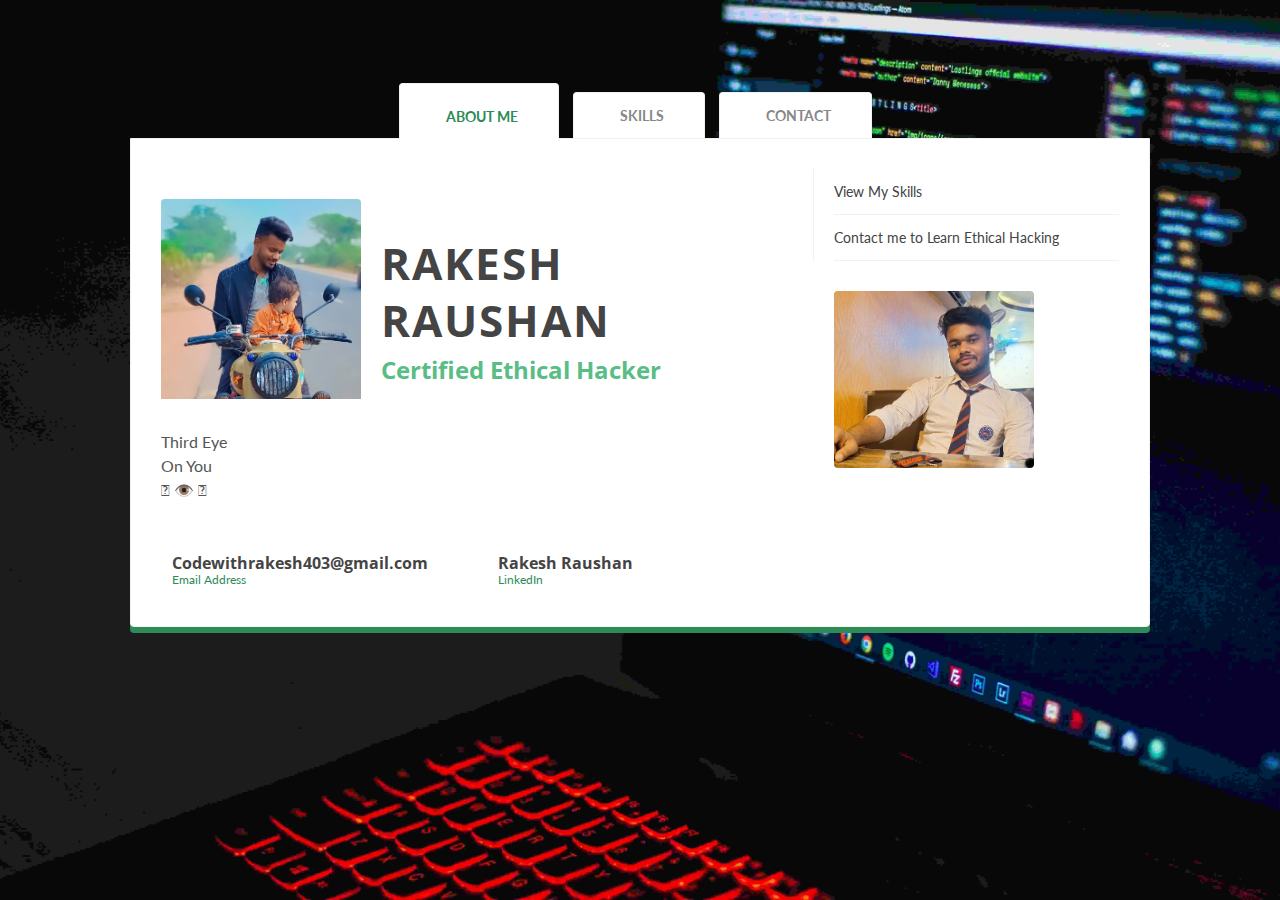
<file: Portfolio/index.html>
<!DOCTYPE html>
<html class="no-js">

<head>
  <title> Ethical Hacker </title>

  <!-- All Meta Tags -->
  <meta charset="utf-8">
  <meta http-equiv="X-UA-Compatible" content="IE=edge,chrome=1">
  <meta name="description" content="">
  <meta name="viewport" content="width=device-width">

  <!-- All Link tags -->
  <link rel='shortcut icon' type='image/x-icon' href='favicon.ico' />
  <link rel="apple-touch-icon-precomposed" href="apple-touch-icon-precomposed.png">
  <link rel="apple-touch-icon-precomposed" href="apple-touch-icon-72x72-precomposed.png">
  <link rel="apple-touch-icon-precomposed" href="apple-touch-icon-114x114-precomposed.png">
  <link rel="apple-touch-icon-precomposed" href="apple-touch-icon-144x144-precomposed.png">
  <link href='https://fonts.googleapis.com/css?family=Sofia' rel='stylesheet'>
  <link href='https://fonts.googleapis.com/css?family=Amaranth' rel='stylesheet'>
  <link rel="stylesheet" href="css/normalize.min.css">
  <link rel="stylesheet" href="css/main.css">

  <!-- All script tags -->
  <script>document.write('<script src="js/vendor/jquery-1.10.1.min.js"><\/script>')</script>
  <script src="js/vendor/jquery.hashchange.min.js"></script>
  <script src="js/vendor/jquery.easytabs.min.js"></script>
  <script src="js/main.js"></script>

</head>

<!-- Start of Body Tag -->

<body class="bg-fixed bg-1">
  <div class="main-container">
    <div class="main wrapper clearfix">

      <!-- Header Start -->
      <header id="header">
        <div id="logo">
          <h6>
            Ethical Hacker
          </h6>
          <h4>
            Rakesh Raushan
          </h4>
        </div>
      </header>

      <!-- Text "hello world" -->
      <header id="header">
        <div id="helloworld">
          <h1>
           Ethical Hacker
          </h1>
        </div>
      </header>

      <!-- Main Tab Container -->
      <div id="tab-container" class="tab-container">

        <!-- Tab List -->
        <ul class='etabs'>

          <li class='tab' id="tab-about">
            <a href="#about">
              <i class="icon-user"></i>
              <span>
                About Me
              </span>
            </a>
          </li>

          <li class='tab'>
            <a href="#resume">
              <i class="icon-file-text"></i>
              <span>
                Skills
              </span>
            </a>
          </li>
          <li class='tab'>
            <a href="#contact">
              <i class="icon-envelope"></i>
              <span>
                Contact
              </span>
            </a>
          </li>

        </ul>
        <div id="tab-data-wrap">

          <!-- About Tab Data -->
          <div id="about">
            <section class="clearfix">
              <div class="g2">
                <div class="photo">
                  <img src="./images/1.jpg" alt="Your alt text">
                </div>
                <div class="info">
                  <h2>
                    <p></p>
                    Rakesh Raushan
                  </h2>
                  <h4>
                    Certified Ethical Hacker
                  </h4>
                  <p>
                    Third Eye <br>
                     On You <br> 
                    𓆩 👁️ 𓆪
                  </p>
                  </p>
                </div>
              </div>

              <div class="g1">
                <div class="main-links sidebar">
                  <ul>
                    <li>
                      <a href="#resume">
                        View My Skills
                      </a>
                    </li>
                    <li>
                      <a href="#contact">
                        Contact me to Learn Ethical Hacking
                      </a>
                    </li>
                      <div class="photo">
                  <img src="./images/2.jpg" alt="Your alt text">
                </div>
                  </ul>
                </div>
              </div>
              <div class="break">
              </div>
              <div class="contact-info">
                <div class="g1">
                  <div class="item-box clearfix">
                    <i class="icon-envelope"></i>
                    <div class="item-data">
                      <h3>
                        <a href="mailto:write@your_mail.here">
                          Codewithrakesh403@gmail.com
                        </a>
                      </h3>
                      <p>
                        Email Address
                      </p>
                    </div>
                  </div>
                </div>
                <div class="g1">
                  <div class="item-box clearfix">
                    <i class="icon-linkedIn"></i>
                    <div class="item-data">
                      <h3>
                        <a href="https://www.linkedin.com/in/rakesh-raushan-1948aa239/">
                          Rakesh Raushan
                        </a>
                      </h3>
                      <p>
                        LinkedIn
                      </p>
                    </div>
                  </div>
                </div>
              </div>
            </section>
          </div>
          <div id="resume">
            <section class="clearfix">
              <div class="g2">
                <h3>
                  Programming
                </h3>
                <div class="meter emerald">
                  <span style="width: 95%">
                    <span>
                      Python
                    </span>
                  </span>
                </div>
                <div class="meter emerald">
                  <span style="width: 80%">
                    <span>
                      Java
                    </span>
                  </span>
                </div>
                <div class="break"></div>
              </div>
              <div class="g1">
                <h3>
                  Skills
                </h3>
                <div class="meter emerald">
                  <span style="width: 70%">
                    <span>
                      Pentesting
                    </span>
                  </span>
                </div>
                <div class="meter emerald">
                  <span style="width: 85%">
                    <span>
                      Bug Bounting
                    </span>
                  </span>
                </div>
              </div>

              <div class="g2">
                <h3>
                  Hobbies
                </h3>
                <span class="label label-info">To Hack Your System</span>
              </div>
            </section>
          </div>
          <div id="contact">
            <section class="clearfix">
              <div class="g1">
                <div class="sny-icon-box">
                  <div class="sny-icon">
                    <i class="icon-globe"></i>
                  </div>
                  <div class="sny-icon-content">
                    <h4>
                      Address
                    </h4>
                    <p>
                      💀 <br>
                      Durgapur <br>
                      Kolkata <br>
                      West Bengal <br>
                      India <br>
                      :)
                    </p>
                  </div>
                </div>
              </div>
              <div class="g1">
                <div class="sny-icon-box">
                  <div class="sny-icon">
                    <i class="icon-phone"></i>
                  </div>
                  <div class="sny-icon-content">
                    <h4>
                      E-mail
                    </h4>
                    <p>
                      :) <br>
                      Codewithrakesh403@gmail.com <br>
                      :)
                    </p>
                  </div>
                </div>
              </div>
              <div class="g1">
                <div class="sny-icon-box">
                  <div class="sny-icon">
                    <i class="icon-user"></i>
                  </div>
                  <div class="sny-icon-content">
                    <h4>
                      About Me
                    </h4>
                    <p>
                      Adhering to ethical principles, I strive to stay ahead of emerging threats, ensuring a resilient and protected digital ecosystem.
                    </p>
                  </div>
                </div>
              </div>
              <div class="break"></div>
            </section>
          </div>
        </div>
      </div>
</body>

</html>
</file>
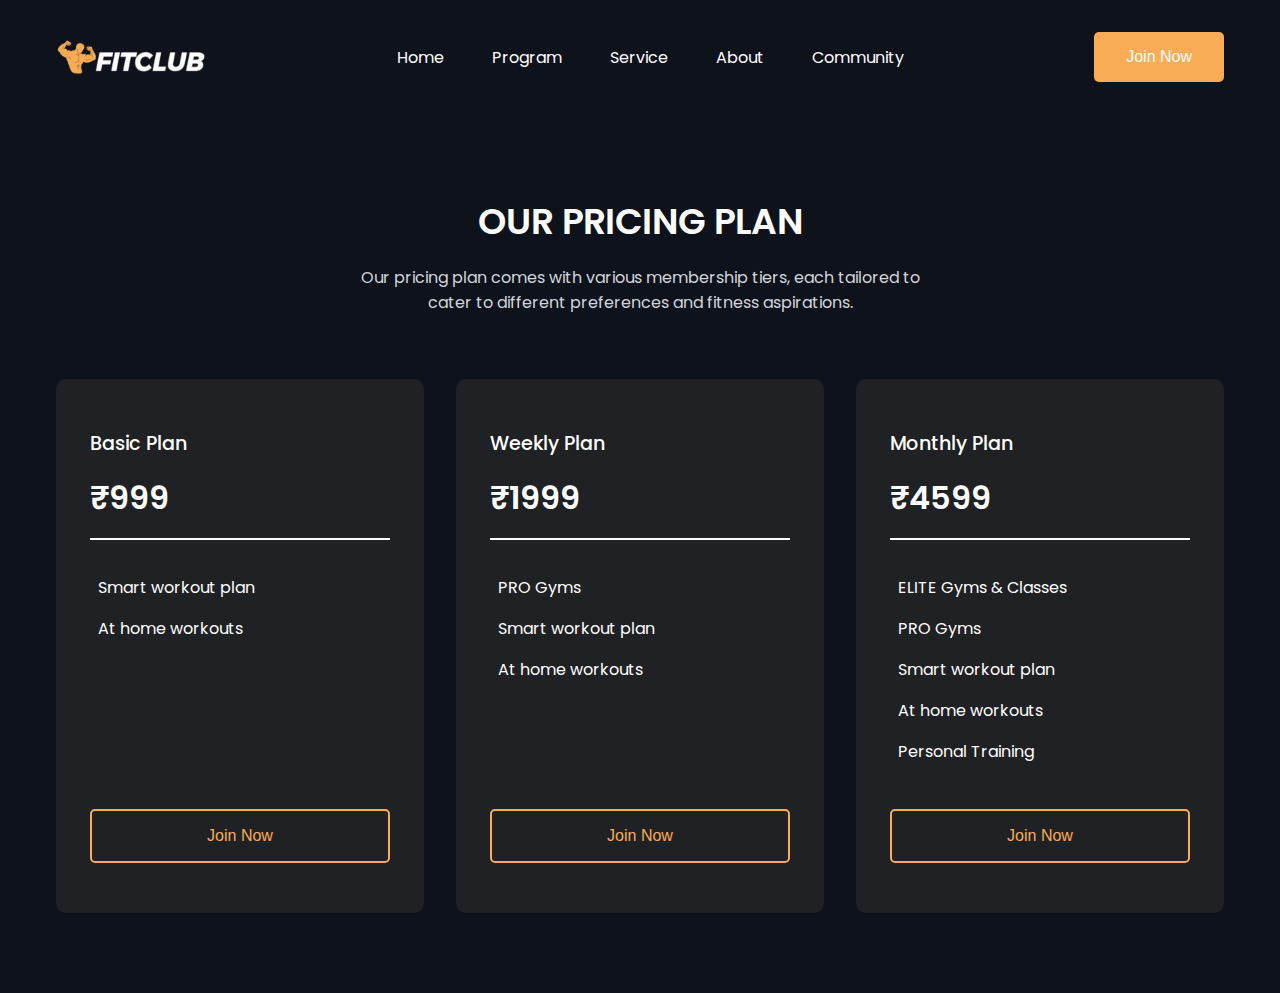
<file: Landing Page/join.html>
<!DOCTYPE html>
<html lang="en">

<head>
    <meta charset="UTF-8">
    <meta name="viewport" content="width=device-width, initial-scale=1.0">
    <title>Document</title>
    <link rel="stylesheet" href="styles.css">
</head>
<nav>
    <div class="nav__logo">
      <a href="#index.html"><img src="logo.png" alt="logo" /></a>
    </div>
    <ul class="nav__links">
      <li class="link"><a href="index.html">Home</a></li>
      <li class="link"><a href="prgm.html">Program</a></li>
      <li class="link"><a href="service.html">Service</a></li>
      <li class="link"><a href="index.html">About</a></li>
      <li class="link"><a href="prgm.html">Community</a></li>
    </ul>
    <button class="btn" onclick="document.location='join.html'">Join Now</button>
  </nav>
<body>
    <section class="section__container price__container">
        <h2 class="section__header">OUR PRICING PLAN</h2>
        <p class="section__subheader">
            Our pricing plan comes with various membership tiers, each tailored to
            cater to different preferences and fitness aspirations.
        </p>
        <div class="price__grid">
            <div class="price__card">
                <div class="price__card__content">
                    <h4>Basic Plan</h4>
                    <h3>₹999</h3>
                    <p>
                        <i class="ri-checkbox-circle-line"></i>
                        Smart workout plan
                    </p>
                    <p>
                        <i class="ri-checkbox-circle-line"></i>
                        At home workouts
                    </p>
                </div>
                <button class="btn price__btn">Join Now</button>
            </div>
            <div class="price__card">
                <div class="price__card__content">
                    <h4>Weekly Plan</h4>
                    <h3>₹1999</h3>
                    <p>
                        <i class="ri-checkbox-circle-line"></i>
                        PRO Gyms
                    </p>
                    <p>
                        <i class="ri-checkbox-circle-line"></i>
                        Smart workout plan
                    </p>
                    <p>
                        <i class="ri-checkbox-circle-line"></i>
                        At home workouts
                    </p>
                </div>
                <button class="btn price__btn">Join Now</button>
            </div>
            <div class="price__card">
                <div class="price__card__content">
                    <h4>Monthly Plan</h4>
                    <h3>₹4599</h3>
                    <p>
                        <i class="ri-checkbox-circle-line"></i>
                        ELITE Gyms & Classes
                    </p>
                    <p>
                        <i class="ri-checkbox-circle-line"></i>
                        PRO Gyms
                    </p>
                    <p>
                        <i class="ri-checkbox-circle-line"></i>
                        Smart workout plan
                    </p>
                    <p>
                        <i class="ri-checkbox-circle-line"></i>
                        At home workouts
                    </p>
                    <p>
                        <i class="ri-checkbox-circle-line"></i>
                        Personal Training
                    </p>
                </div>
                <button class="btn price__btn">Join Now</button>
            </div>
        </div>
    </section>
</body>

</html>
</file>
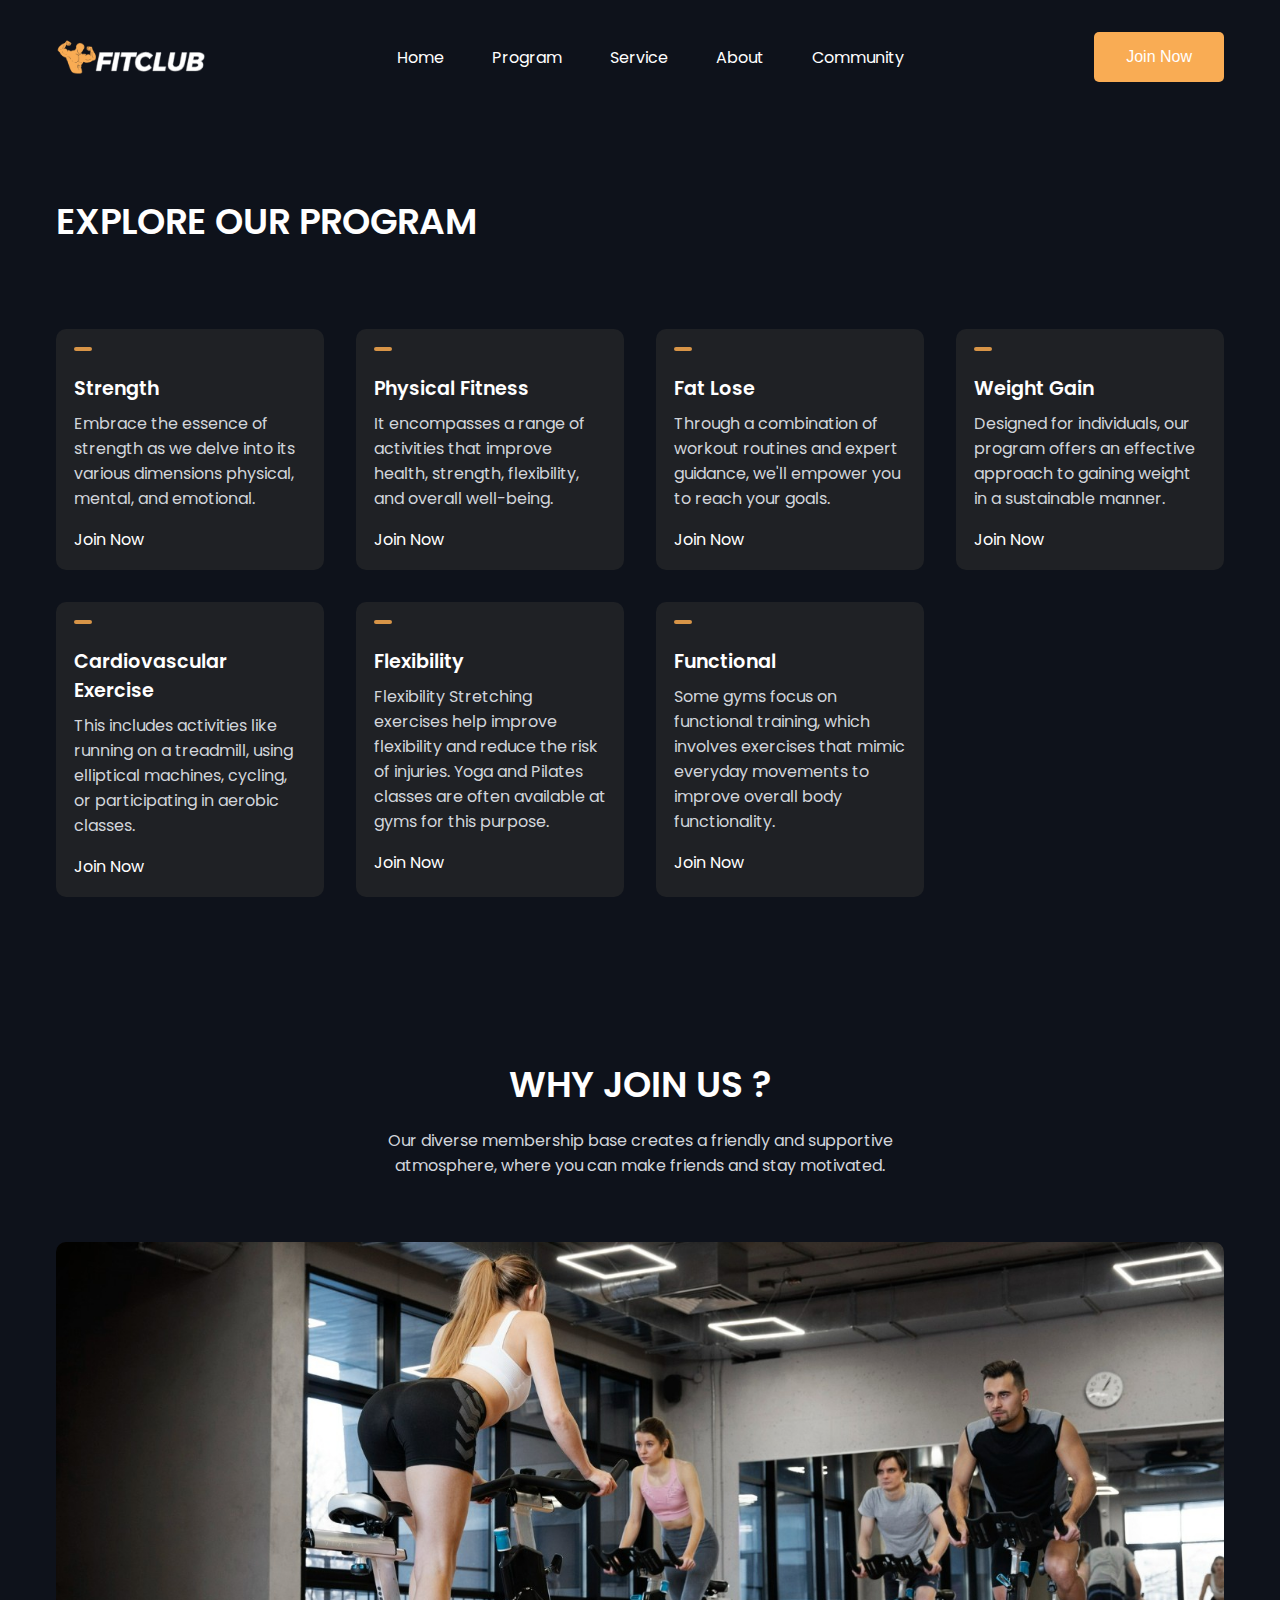
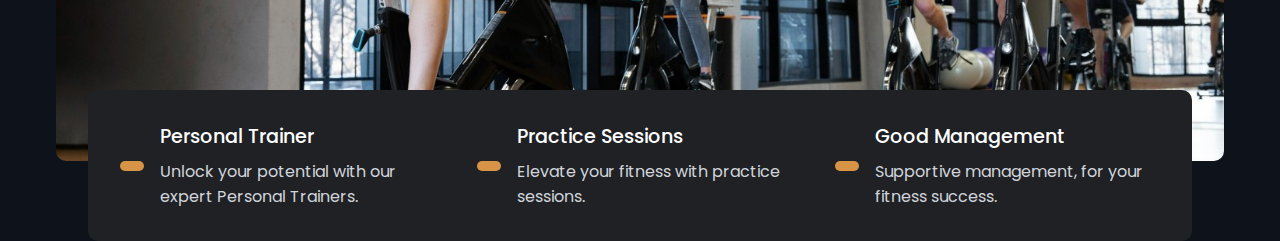
<file: Landing Page/prgm.html>
<!DOCTYPE html>
<html lang="en">

<head>
    <meta charset="UTF-8">
    <meta name="viewport" content="width=device-width, initial-scale=1.0">
    <title>Document</title>
    <link rel="stylesheet" href="styles.css">
</head>

<body>
    <nav>
        <div class="nav__logo">
            <a href="#index.html"><img src="logo.png" alt="logo" /></a>
        </div>
        <ul class="nav__links">
            <li class="link"><a href="index.html">Home</a></li>
            <li class="link"><a href="prgm.html">Program</a></li>
            <li class="link"><a href="service.html">Service</a></li>
            <li class="link"><a href="index.html">About</a></li>
            <li class="link"><a href="prgm.html">Community</a></li>
        </ul>
        <button class="btn" onclick="document.location='join.html'">Join Now</button>
    </nav>
    <!--- explore page -->
    <section class="section__container explore__container">
        <div class="explore__header">
            <h2 class="section__header">EXPLORE OUR PROGRAM</h2>
            
        </div>
        <div class="explore__grid">
            <div class="explore__card">
                <span><i class="ri-boxing-fill"></i></span>
                <h4>Strength</h4>
                <p>
                    Embrace the essence of strength as we delve into its various
                    dimensions physical, mental, and emotional.
                </p>
                <a href="join.html">Join Now <i class="ri-arrow-right-line"></i></a>
            </div>
            <div class="explore__card">
                <span><i class="ri-heart-pulse-fill"></i></span>
                <h4>Physical Fitness</h4>
                <p>
                    It encompasses a range of activities that improve health, strength,
                    flexibility, and overall well-being.
                </p>
                <a href="join.html">Join Now <i class="ri-arrow-right-line"></i></a>
            </div>
            <div class="explore__card">
                <span><i class="ri-run-line"></i></span>
                <h4>Fat Lose</h4>
                <p>
                    Through a combination of workout routines and expert guidance, we'll
                    empower you to reach your goals.
                </p>
                <a href="join.html">Join Now <i class="ri-arrow-right-line"></i></a>
            </div>
            <div class="explore__card">
                <span><i class="ri-shopping-basket-fill"></i></span>
                <h4>Weight Gain</h4>
                <p>
                    Designed for individuals, our program offers an effective approach
                    to gaining weight in a sustainable manner.
                </p>
                <a href="join.html">Join Now <i class="ri-arrow-right-line"></i></a>
            </div>
            <div class="explore__card">
                <span><i class="ri-heart-pulse-fill"></i></span>
                <h4>Cardiovascular Exercise</h4>
                <p>
                    This includes activities like running on a treadmill, using elliptical
                    machines, cycling, or participating in aerobic classes.
                </p>
                <a href="join.html">Join Now <i class="ri-arrow-right-line"></i></a>
            </div>
            <div class="explore__card">
                <span><i class="ri-heart-pulse-fill"></i></span>
                <h4> Flexibility </h4>
                <p>
                    Flexibility Stretching exercises help improve flexibility and reduce the risk of injuries.
                    Yoga and Pilates classes are often available at gyms for this purpose.
                </p>
                <a href="join.html">Join Now <i class="ri-arrow-right-line"></i></a>
            </div>
            <div class="explore__card">
                <span><i class="ri-heart-pulse-fill"></i></span>
                <h4>Functional</h4>
                <p>
                   Some gyms focus on functional training, which involves exercises that mimic
                    everyday movements to improve overall body functionality.
                </p>
                <a href="join.html">Join Now <i class="ri-arrow-right-line"></i></a>
            </div>
        </div>
    </section>
    <!---- end page -->

    <!---- 2nd pahse-->
    <section class="section__container join__container">
        <h2 class="section__header">WHY JOIN US ?</h2>
        <p class="section__subheader">
            Our diverse membership base creates a friendly and supportive
            atmosphere, where you can make friends and stay motivated.
        </p>
        <div class="join__image">
            <img src="join.jpg" alt="Join" />
            <div class="join__grid">
                <div class="join__card">
                    <span><i class="ri-user-star-fill"></i></span>
                    <div class="join__card__content">
                        <h4>Personal Trainer</h4>
                        <p>Unlock your potential with our expert Personal Trainers.</p>
                    </div>
                </div>
                <div class="join__card">
                    <span><i class="ri-vidicon-fill"></i></span>
                    <div class="join__card__content">
                        <h4>Practice Sessions</h4>
                        <p>Elevate your fitness with practice sessions.</p>
                    </div>
                </div>
                <div class="join__card">
                    <span><i class="ri-building-line"></i></span>
                    <div class="join__card__content">
                        <h4>Good Management</h4>
                        <p>Supportive management, for your fitness success.</p>
                    </div>
                </div>
            </div>
        </div>
    </section>
    <!--- 2nd page end-->
</body>

</html>
</file>
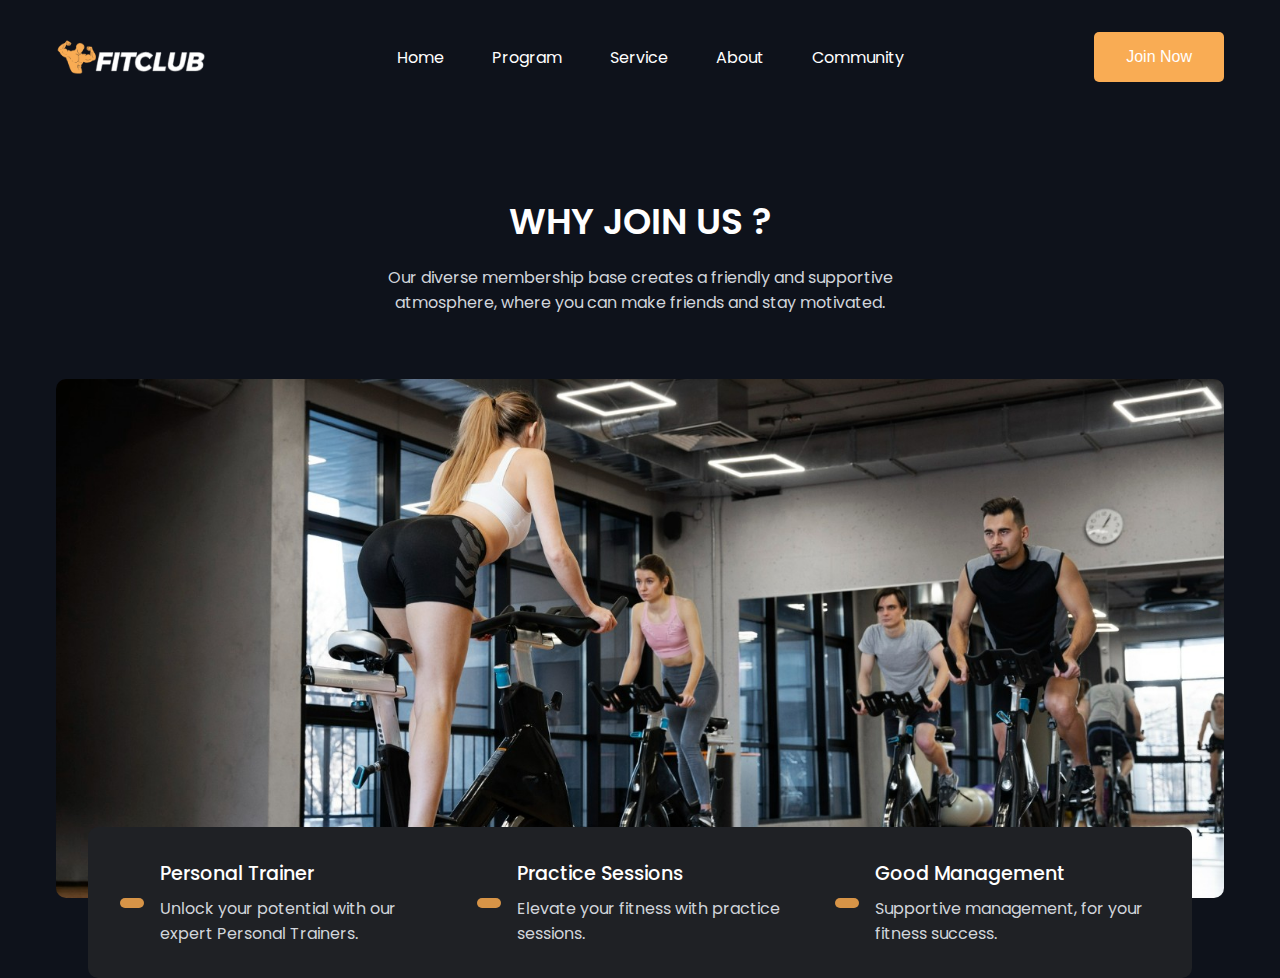
<file: Landing Page/service.html>
<!DOCTYPE html>
<html lang="en">

<head>
    <meta charset="UTF-8">
    <meta name="viewport" content="width=device-width, initial-scale=1.0">
    <title>Document</title>
    <link rel="stylesheet" href="styles.css">
</head>

<body>
    <nav>
        <div class="nav__logo">
          <a href="#index.html"><img src="logo.png" alt="logo" /></a>
        </div>
        <ul class="nav__links">
          <li class="link"><a href="index.html">Home</a></li>
          <li class="link"><a href="prgm.html">Program</a></li>
          <li class="link"><a href="service.html">Service</a></li>
          <li class="link"><a href="index.html">About</a></li>
          <li class="link"><a href="prgm.html">Community</a></li>
        </ul>
        <button class="btn" onclick="document.location='join.html'">Join Now</button>
      </nav>
    <section class="section__container join__container">
        <h2 class="section__header">WHY JOIN US ?</h2>
        <p class="section__subheader">
            Our diverse membership base creates a friendly and supportive
            atmosphere, where you can make friends and stay motivated.
        </p>
        <div class="join__image">
            <img src="join.jpg" alt="Join" />
            <div class="join__grid">
                <div class="join__card">
                    <span><i class="ri-user-star-fill"></i></span>
                    <div class="join__card__content">
                        <h4>Personal Trainer</h4>
                        <p>Unlock your potential with our expert Personal Trainers.</p>
                    </div>
                </div>
                <div class="join__card">
                    <span><i class="ri-vidicon-fill"></i></span>
                    <div class="join__card__content">
                        <h4>Practice Sessions</h4>
                        <p>Elevate your fitness with practice sessions.</p>
                    </div>
                </div>
                <div class="join__card">
                    <span><i class="ri-building-line"></i></span>
                    <div class="join__card__content">
                        <h4>Good Management</h4>
                        <p>Supportive management, for your fitness success.</p>
                    </div>
                </div>
            </div>
        </div>
    </section>
    <!--- 2nd page end-->
</body>

</html>
</file>
<file: Portfolio/css/main.css>
@import url(http://fonts.googleapis.com/css?family=Open+Sans:400,700);
@import url(http://fonts.googleapis.com/css?family=Lato:400,700);

*, *:before, *:after {
  -moz-box-sizing: border-box;
  -webkit-box-sizing: border-box;
  box-sizing: border-box;
  margin: 0;
  padding: 0;
}

/* HTML5 DECLARATIONS */
article, aside, details, figcaption, figure, footer, header, hgroup, menu, nav, section, dialog {
  display: block
}

audio[controls], canvas, video {
  display: inline-block;
  *display: inline;
  zoom: 1
}

/* BASE */
html {
  height: 100%;
  font-size: 100%;
  overflow-y: scroll;
  -webkit-text-size-adjust: 100%
}

/* Force scrollbar in non-IE and Remove iOS text size adjust without disabling user zoom */
body {
  margin: 0;
  min-height: 100%;
  -webkit-font-smoothing: antialiased;
  text-rendering: optimizeLegibility;
  color: #666
}

/* Improve default text rendering, handling of kerning pairs and ligatures */
/* DEFAULT FONT SETTINGS */
/* 16px base font size with 150% (24px) friendly, unitless line height and margin for vertical rhythm */
/* Font-size percentage is based on 16px browser default size */
body, button, input, select, textarea {
  font: 100% 'Lato', sans-serif;
  *font-size: 1em;
  color: #555
}

/* IE7 and older can't resize px based text */
p, blockquote, q, pre, address, hr, code, samp, dl, ol, ul, form, table, fieldset, menu, img {
  margin: 0 0 1.5em;
  padding: 0
}

/* TYPOGRAPHY */
/* Composed to a scale of 12px, 14px, 16px, 18px, 21px, 24px, 36px, 48px, 60px and 72px */
h1, h2, h3, h4, h5, h6 {
  font-family: 'Open Sans', sans-serif;
  color: #444;
}

h1 {
  margin: 0;
  font-size: 4.75em;
  line-height: 1.2em;
  margin-bottom: 0.4em
}

/* 60px / 72px */
h2 {
  margin: 0;
  font-size: 2.75em;
  line-height: 1.3em;
  margin-bottom: 0.5em
}

/* 48px / 48px */
h3 {
  margin: 0;
  font-size: 2.25em;
  line-height: 1.3333333333333333333333333333333em;
  margin-bottom: 0.6667em
}

/* 36px / 48px */
h4 {
  margin: 0;
  font-size: 1.5em;
  line-height: 1em;
  margin-bottom: 1em
}

/* 24px / 24px */
h5 {
  margin: 0;
  font-size: 1.3125em;
  line-height: 1.1428571428571428571428571428571em;
  margin-bottom: 1.1428571428571428571428571428571em
}

/* 21px / 24px */
h6 {
  margin: 0;
  font-size: 2.75em;
  line-height: 1.2em;
  margin-bottom: 0.4em
}

/* 18px / 24px */
h7 {
  margin: 0;
  font-size: 0.5em;
  line-height: 1.3em;
  margin-bottom: 0.5em
}

p, ul, blockquote, pre, th, label {
  margin: 0;
  font-size: 1em;
  line-height: 1.5em;
  margin-bottom: 1.5em
}

/* 16px / 24px */
small, p.small {
  margin: 0;
  font-size: 0.875em;
  line-height: 1.7142857142857142857142857142857em;
  margin-bottom: 1.7142857142857142857142857142857em
}

/* 14px / 24px */
/* CODE */
pre {
  white-space: pre;
  white-space: pre-wrap;
  word-wrap: break-word
}

/* Allow line wrapping of 'pre' */
pre, code, kbd, samp {
  font-size: 1em;
  line-height: 1.5em;
  margin-bottom: 1.5em;
  font-family: Menlo, Consolas, 'DejaVu Sans Mono', Monaco, monospace
}

/* TABLES */
table {
  border-collapse: collapse;
  border-spacing: 0;
  margin-bottom: 1.5em;
  display: flex;
  margin-left: 105px;
}

th {
  text-align: left
}

th {
  padding: 800px;
  border-bottom: 0 solid #333
}

/* FORMS */
form {
  margin: 0
}

fieldset {
  border: 0;
  padding: 0
}

textarea {
  overflow: auto;
  vertical-align: top
}

legend {
  *margin-left: -.75em
}

button, input, select, textarea {
  vertical-align: baseline;
  *vertical-align: middle
}

/* IE7 and older */
button, input {
  line-height: normal;
  *overflow: visible
}

button, input[type="button"], input[type="reset"], input[type="submit"] {
  cursor: pointer;
  -webkit-appearance: button
}

input[type="checkbox"], input[type="radio"] {
  box-sizing: border-box
}

input[type="search"] {
  -webkit-appearance: textfield;
  -moz-box-sizing: content-box;
  -webkit-box-sizing: content-box;
  box-sizing: content-box
}

input[type="search"]::-webkit-search-decoration {
  -webkit-appearance: none
}

button::-moz-focus-inner, input::-moz-focus-inner {
  border: 0;
  padding: 0
}

/* QUOTES */
blockquote, q {
  quotes: none
}

blockquote:before, blockquote:after, q:before, q:after {
  content: '';
  content: none
}

blockquote, q, cite {
  font-style: italic
}

blockquote {
  padding-left: 1.5em;
  border-left: 3px solid #ccc
}

blockquote>p {
  padding: 0
}

/* LISTS */
ul, ol {
  list-style-position: inside;
  padding: 0
}

li ul, li ol {
  margin: 0 1.5em
}

dl dd {
  margin-left: 1.5em
}

dt {
  font-family: Futura, "Century Gothic", AppleGothic, sans-serif
}

/* HYPERLINKS */
a {
  text-decoration: none;
  color: #444;
  -webkit-transition: color 0.1s linear, border 0.1s linear, opacity 0.1s linear, background-color 0.1s linear;
  -moz-transition: color 0.1s linear, border 0.1s linear, opacity 0.1s linear, background-color 0.1s linear;
  -ms-transition: color 0.1s linear, border 0.1s linear, opacity 0.1s linear, background-color 0.1s linear;
  -o-transition: color 0.1s linear, border 0.1s linear, opacity 0.1s linear, background-color 0.1s linear;
  transition: color 0.1s linear, border 0.1s linear, opacity 0.1s linear, background-color 0.1s linear;
}

a:hover, a:focus, a:active {
  text-decoration: none;
  border: none;
  color: #2E8B57;
}

/* MEDIA */
figure {
  margin: 0
}

img, object, embed, video {
  max-width: 100%;
  _width: 100%
}

/* Fluid images */
img {
  border: 0;
  -ms-interpolation-mode: bicubic
}

/* Improve IE's resizing of images */
svg:not(:root) {
  overflow: hidden
}

/* Correct IE9 overflow */
/* ABBREVIATION */
abbr[title], dfn[title] {
  border-bottom: 1px dotted #333;
  cursor: help
}

/* MARKED/INSERTED/DELETED AND SELECTED TEXT */
ins, mark {
  text-decoration: none
}

mark {
  background: #c47529
}

ins {
  background: #d49855
}

del {
  text-decoration: line-through
}

::-moz-selection {
  background: #2E8B57;
  color: #fff;
  text-shadow: none
}

/* selected text */
::selection {
  background: #2E8B57;
  color: #fff;
  text-shadow: none
}

/* selected text */
/* OTHERS */
strong, b, dt {
  font-weight: bold
}

dfn {
  font-style: italic
}

var, address {
  font-style: normal
}

sub, sup {
  font-size: 75%;
  line-height: 0;
  position: relative;
  vertical-align: baseline
}

/* Position 'sub' and 'sup' without affecting line-height */
sup {
  top: -0.5em
}

/* Move superscripted text up */
sub {
  bottom: -0.25em
}

/* Move subscripted text down */
span.amp {
  font-family: Adobe Caslon Pro, Baskerville, "Goudy Old Style", "Palatino", "Palatino Linotype", "Book Antiqua", Georgia, "Times New Roman", Times, serif;
  font-style: italic;
  font-size: 110%;
  line-height: 0;
  position: relative;
  vertical-align: baseline
}

/* Best available ampersand */
/* MICRO CLEARFIX HACK */
.cf:before, .cf:after {
  content: "";
  display: table
}

/* For modern browsers */
.cf:after {
  clear: both
}

.cf {
  zoom: 1
}

/* For IE 6/7 (trigger hasLayout) */
/* DEFAULT MOBILE STYLE */
body {
  width: 92%;
  margin: 0 auto
}

/* Center page without wrapper */
/* column grid */
.g1, .g2, .g3 {
  display: block;
  position: relative;
  margin-left: 1%;
  margin-right: 1%
}

/* 1 column grid */
.g1, .g2, .g3 {
  width: 98.0%
}

/* Wrapper */
.main {
  padding-top: 50px;
  max-width: 1020px;
}

.wrapper {
  margin: 0 auto;
}

/* Utility */
.chromeframe {
  margin: 0.2em 0;
  background: #ccc;
  color: #000;
  padding: 0.2em 0;
}

.clear {
  clear: both;
}

.bg-fixed {
  background-repeat: no-repeat;
  background-attachment: fixed;
  background-position: center center;
  -webkit-background-size: cover;
  -moz-background-size: cover;
  -o-background-size: cover;
  background-size: cover;
}

.clearfix:after {
  content: ".";
  visibility: hidden;
  display: block;
  height: 0;
  clear: both;
}

.no-list {
  margin: 0px;
  padding: 0px;
  list-style: none;
}

.break {
  padding-bottom: 1em;
  clear: both;
}

/* Backgrounds */
.bg-1 {
  background-image: url('../images/floor.jpg');
}

/* Header */
#header {
  margin-bottom: 2em;
}

#header #logo {
  text-align: center;
  display: none;
}

#header #helloworld {
  text-align: center;
  display: none;
}

#header h4 {
  margin-bottom: 0px;
}

#header .visible {
  opacity: 1;
}

/* Tabs */
.etabs {
  margin: 0;
  padding: 0px;
  text-align: center;
}

.etabs li span {
  display: none;
}

#tab-data-wrap {
  padding: 30px 20px;
  background: #fff;
  border: 1px solid #f1f1f1;
  box-shadow: 0px 6px #2E8B57;
  border-radius: 0px 0px 4px 4px;
}

.tab {
  display: inline-block;
  zoom: 1;
  *display: inline;
  background: #fff;
  border: solid 1px #f1f1f1;
  border-bottom: 0px;
  border-radius: 4px 4px 0 0;
  -moz-border-radius: 4px 4px 0 0;
  -webkit-border-radius: 4px 4px 0 0;
  margin-right: 10px;
}

.tab a {
  font-weight: bold;
  text-transform: uppercase;
  font-size: 14px;
  display: block;
  padding: 2px 10px;
  outline: none;
  color: #888;
  text-decoration: none;
}

.tab a:hover {
  text-decoration: none;
}

.tab.active {
  background: #fff;
  position: relative;
  top: 1px;
  border-color: #f1f1f1;
  border-bottom: none;
}

.tab a.active {
  padding-top: 10px;
  color: #2E8B57;
}

.tab a i {
  font-size: 16px;
  margin-right: 0px;
}


/* Photo */
.photo {
  float: left;
  height: 200px;
  width: 200px;
  margin-right: 20px;
  margin-top: 30px;
  overflow: hidden;
}

.photo img {
  -webkit-border-radius: 4px;
  -moz-border-radius: 4px;
  border-radius: 4px;
  width: 100%;
}

.info h1, #header h1 {
  text-transform: uppercase;
  letter-spacing: 2px;
  margin-bottom: .3em;
  color: #fff;
}

.info h2, #header h2 {
  text-transform: uppercase;
  letter-spacing: 2px;
  margin-bottom: .2em;
  margin-top: 0.5em;
}

.info h4, #header h4 {
  color: #59BD85;
  margin-bottom: 2em;
}

.info h6, #header h6 {
  text-transform: uppercase;
  letter-spacing: 2px;
  margin-bottom: .3em;
  color: #fff;
}

.info h7, #header h7 {
  text-transform: uppercase;
  letter-spacing: 2px;
  margin-bottom: .2em;
  margin-top: 0.5em;
  color: #fff;
}

/* Contact */

.main-links ul {
  list-style: none outside none;
  margin: 0;
  padding: 0;
}

.main-links ul li {
  border-bottom: 1px solid #F1F1F1;
  padding: 10px 0;
}

.main-links ul li a {
  font-size: 14px;
}

/* Icon Styling */
.contact-info i {
  color: #333;
  font-size: 46px;
}

/* Item Box */
.item-box {
  padding: 6px 6px 6px 10px;
  border: 1px solid #fff;
  -webkit-border-radius: 4px;
  -moz-border-radius: 4px;
  border-radius: 4px;
}

.item-box i {
  float: left;
  margin-right: 12px;
}

.item-box .item-data {
  margin-top: 6px;
}

.item-box .item-data h3 {
  line-height: 1em;
  margin: 3px 0px 0px 0px;
  font-size: 1em;
}

.item-box .item-data p {
  margin: 0px;
  font-size: 12px;
  color: #2E8B57;
  text-decoration-style: bold;
}

/* WorkExperience */
.work li {
  border-bottom: 1px solid #f1f1f1;
  margin-bottom: 2em;
}

.work li span {
  float: right;
}

.work li h5 {
  float: left;
}

.work li p {
  clear: both;
}

/* Portfolio */
.image {
  position: relative;
}

.image img {
  margin: 0px;
  width: 100%;
}

.image-overlay {
  position: absolute;
  z-index: 5;
  top: 0;
  overflow: hidden;
  width: 100%;
  height: 99%;
  background-color: rgba(231, 76, 60, .6);
  text-align: center;
  opacity: 0;
  filter: alpha(opacity=0);
  -webkit-transition: all 450ms ease-out 0s;
  -moz-transition: all 450ms ease-out 0s;
  -o-transition: all 450ms ease-out 0s;
  transition: all 450ms ease-out 0s;
  -webkit-transform: rotateY(180deg);
  -moz-transform: rotateY(180deg);
  -ms-transform: rotateY(180deg);
  transform: rotateY(180deg);
}

.image:hover .image-overlay {
  opacity: 1;
  filter: alpha(opacity=100);
  -webkit-transform: rotateY(0deg);
  -moz-transform: rotateY(0deg);
  -ms-transform: rotateY(0deg);
  transform: rotateY(0deg);
}

.image-overlay .image-link {
  position: relative;
  top: 50%;
  display: inline-block;
  margin-top: -20px;
}

/* Icon Box */
.sny-icon {
  display: block;
  margin-bottom: 1em;
  text-align: center;
}

.sny-icon i {
  display: inline-block;
  font-size: 60px;
}

.sny-icon-content {
  text-align: center;
}

.sny-icon-content h4 {
  margin-bottom: 6px;
}

.sny-icon-content p {
  margin-bottom: 0px;
}

/* Buttons */
.btn {
  display: inline-block;
  margin: 0 10px 10px 0;
  padding: 14px 20px;
  background: #E74C3C;
  color: #fff;
  font-weight: bold;
  font-size: 13px;
  font-family: 'Open Sans', sans-serif;
  line-height: 1;
  *display: inline;
  *zoom: 1;
  position: relative;
  text-transform: uppercase;
  -webkit-transition: all 0.3s;
  -moz-transition: all 0.3s;
  transition: all 0.3s;
}

.btn:hover {
  color: #ccc;
}

/* Labels */
.label {
  display: inline;
  padding: .25em .6em;
  font-size: 90%;
  font-weight: 500;
  line-height: 1;
  color: #ffffff;
  text-align: center;
  white-space: nowrap;
  vertical-align: baseline;
  border-radius: .25em;
}

.label-info {
  background-color: #444445E6;
}

.label-info[href]:hover,
.label-info[href]:focus {
  background-color: #31b0d5;
}

.label[href]:hover,
.label[href]:focus {
  color: #ffffff;
  text-decoration: none;
  cursor: pointer;
}

.label-default {
  background-color: #999999;
}

.label-default[href]:hover,
.label-default[href]:focus {
  background-color: #808080;
}

.label-danger {
  background-color: #d9534f;
}

.label-danger[href]:hover,
.label-danger[href]:focus {
  background-color: #c9302c;
}

.label-success {
  background-color: #5cb85c;
}

.label-success[href]:hover,
.label-success[href]:focus {
  background-color: #449d44;
}

.label-warning {
  background-color: #f0ad4e;
}

.label-warning[href]:hover,
.label-warning[href]:focus {
  background-color: #ec971f;
}

/* Project */
.project-section {
  display: grid;
  grid-template-columns: auto auto auto;
  grid-gap: 1.5rem;
  justify-content: center;
  align-items: center;
}

.project-container {
  max-width: 240px;
  border-radius: 5px;
  background-color: #5cb85c;
  color: #fff;
  cursor: pointer;
  box-shadow: 2px 2px 5px 3px #5cb85c27;
}

.project-img-container {
  width: 100%;
  border-radius: 5px 5px 0px 0px;
}

.project-img-container img {
  width: 100%;
  border-radius: 5px 5px 0px 0px;
  margin-bottom: 0px;
}

.project-title {
  text-align: center;
  margin: 1.2rem auto;
  font-size: 1.2rem;
  font-weight: 600;
}
.project_details{
  text-align: center;
  display: block;
  font-size: 2em;
  margin : 0;
  font-weight: bold;
}
input[type=text], .project_description, input[type=url] {
  width: 85%;
  padding: 12px 20px;
  margin: 5px 26px;
  display: inline-block;
  border: 1px solid #ccc;
  box-sizing: border-box;
  font-size:16px;
}
.project_description{
  max-width: 85%;
}

/* Set a style for all buttons */
.project_submit {
  background-color: #4CAF50;
  color: white;
  padding: 14px 20px;
  margin: 5px 26px;
  border: none;
  cursor: pointer;
  width: 85%;
  font-size:20px;
}
.project_submit:hover {
    opacity: 0.8;
}

/* Center the image and position the close button */
.imgcontainer {
  text-align: center;
  margin: 12px 0 6px 0;
  position: relative;
}
.avatar {
    width: 175px;
	  height:175px;
    border-radius: 50%;
    margin: 0;
}

/* The Modal (background) */
.modal {
	display:none;
    position: fixed;
    z-index: 1;
    left: 0;
    top: 0;
    width: 100%;
    height: 100%;
    overflow: auto;
    background-color: rgba(0,0,0,0.4);
}

/* Modal Content Box */
.modal-content {
  background-color: #fefefe;
  margin: 1% auto 1% auto;
  border: 1px solid #888;
  width: 30%;
  padding-bottom: 20px;
}

/* The Close Button (x) */
.close {
    position: absolute;
    right: 25px;
    top: 0;
    color: #000;
    font-size: 35px;
    font-weight: bold;
}
.close:hover,.close:focus {
    color: red;
    cursor: pointer;
}

/* Add Zoom Animation */
.animate {
    animation: zoom 0.6s
}

@keyframes zoom {
    from {transform: scale(0)}
    to {transform: scale(1)}
}


/* Meters */
.meter {
  height: 24px;
  /* Can be anything */
  position: relative;
  border: 1px solid #f1f1f1;
  -moz-border-radius: 4px;
  -webkit-border-radius: 4px;
  border-radius: 4px;
  margin-bottom: 1em;
}

.meter>span {
  display: block;
  height: 100%;
  -moz-border-radius: 4px;
  -webkit-border-radius: 4px;
  border-radius: 4px;
  position: relative;
  overflow: hidden;
}

.meter>span>span {
  margin-left: 4px;
  color: #fff;
}

.animate>span:after {
  display: none;
}

@keyframes move {
  0% {
    background-position: 0 0;
  }

  100% {
    background-position: 50px 50px;
  }
}

.emerald>span {
  background-color: #2E8B57;
}

.carrot>span {
  background-color: #e67e22;
}

.wisteria>span {
  background-color: #8e44ad;
}

.sunflower>span {
  background-color: #f1c40f;
}

.midnight>span {
  background-color: #2c3e50;
}

.pomengrate>span {
  background-color: #c0392b;
}

.asbestos>span {
  background-color: #7f8c8d;
}

.nostripes>span>span, .nostripes>span:after {
  animation: none;
  -webkit-animation: none;
  background-image: none;
}

/* Footer */
footer {
  text-align: center;
  margin-top: 2em;
  padding: 10px;
  background: rgba(255, 255, 255, .8);
  box-shadow: 0px 4px #ccc;
  color: #333;
  -moz-border-radius: 4px;
  -webkit-border-radius: 4px;
  border-radius: 4px;
}

footer p {
  margin-bottom: 0px;
}

/* media Queries

FOLDING FLUID GRID
< 767px         - 1-Column Fluid Grid
768px - 1023px  - 2-Column Fluid Grid
> 1024px            - 3-Column Fluid Grid
Change widths as necessary
------------------------------------------- */

/* SMALL TABLET */
@media only screen and (max-width: 600px) {

  .etabs>li span {
    display: block;
  }

  .project-section {
    grid-template-columns: auto;
  }

  .project-container {
    max-width: 200px;
  }
}

/* TABLET/NETBOOK */
@media only screen and (min-width: 768px) {

  /* Sidebar */
  .sidebar {
    padding-left: 20px;
    border-left: 1px solid #f1f1f1;
  }

  /* COLUMN GRID */
  .g1, .g2, .g3 {
    /* display: inline; */
    float: left;
  }

  /* 2 COLUMN GRID */
  .g1 {
    width: 48.0%
  }

  .g2 {
    width: 48.0%
  }

  .g3 {
    width: 98.0%
  }
}

/* progress bar */
.progress-item {
  position: relative;
}

.progress-item .progress-title {
  font-size: 12px;
  font-weight: 400;
  display: inline-block;
  margin-bottom: 5px;
}

.progress-item .progress {
  height: 2px;
  box-shadow: none;
  border-radius: 0;
  background: transparent;
}

.progress-item .progress-bar {
  background-color: #ff5722;
  box-shadow: none;
  text-align: right;
}

.progress-item .progress-percent {
  font-size: 10px;
  background-color: #313131;
  position: absolute;
  top: 5px;
  padding: 0 8px;
  border-radius: 3px;
}

.progress-item .progress-percent::before {
  content: "";
  position: absolute;
  left: 0;
  bottom: -4px;
  border-top: 6px solid #313131;
  border-right: 8px solid transparent;
}

@media (max-width: 768px) {
  .progress-wrapper {
    margin-bottom: 50px;
  }
}

/* LANDSCAPE TABLET/NETBOOK/LAPTOP */
@media only screen and (min-width: 1024px) {

  .etabs>li span {
    display: inline;
  }

  .tab a i {
    font-size: 16px;
    margin-right: 6px;
  }

  .tab a {
    padding: 10px 40px 10px 40px;
  }

  .tab a.active {
    padding-top: 20px;
  }

  /* 3 COLUMN GRID */
  .g1 {
    width: 31.333%
  }

  .g2 {
    width: 64.667%;
  }

  .g3 {
    width: 98.0%
  }
}

/* PRINT */
@media print {
  * {
    background: transparent !important;
    color: black !important;
    text-shadow: none !important;
    filter: none !important;
    -ms-filter: none !important
  }

  /* Black prints faster */
  a, a:visited {
    color: #444 !important;
    text-decoration: underline
  }

  a[href]:after {
    content: " ("attr(href) ")"
  }

  abbr[title]:after {
    content: " ("attr(title) ")"
  }

  .ir a:after, a[href^="javascript:"]:after, a[href^="#"]:after {
    content: ""
  }

  /* Don't print links for images, javascript or internal links */
  pre, blockquote {
    border: 1px solid #999;
    page-break-inside: avoid;
  }

  thead {
    display: table-header-group;
  }

  /* Repeat header row at top of each printed page */
  tr, img {
    page-break-inside: avoid;
  }

  img {
    max-width: 100% !important;
  }

  @page {
    margin: 0.5cm
  }

  p, h2, h3 {
    orphans: 3;
    widows: 3
  }

  h2, h3 {
    page-break-after: avoid
  }
}

.project-div {
  background-color: #4AB478;
  text-align: center;
  padding: 10px;
}

.image {
  height: 100px;
  background-color: white;
  margin-bottom: 10px;
  font-family: Sofia;
  text-align: center;
  padding-top: 30px;
  font-size: 20px;
  font-weight: bold;
}

.data {
  font-size: 150%;
  font-family: 'Amaranth';
  color: white;
}

td {
  padding: 20px;
  width: 250px;
  height: 200px;
}

tbody {
  display: table-row-group;
  vertical-align: middle;
  display: grid;
}
</file>
<file: Landing Page/styles.css>
@import url("https://fonts.googleapis.com/css2?family=Poppins:wght@400;500;600;700&display=swap");

:root {
  --primary-color: #0e121b;
  --primary-color-light: #1f2125;
  --primary-color-extra-light: #35373b;
  --secondary-color: #f9ac54;
  --secondary-color-dark: #d79447;
  --text-light: #d1d5db;
  --white: #ffffff;
  --max-width: 1200px;
}

* {
  padding: 0;
  margin: 0;
  box-sizing: border-box;
}

.section__container {
  max-width: var(--max-width);
  margin: auto;
  padding: 5rem 1rem;
}

.section__header {
  margin-bottom: 1rem;
  font-size: 2.25rem;
  font-weight: 600;
  text-align: center;
  color: var(--white);
}

.section__subheader {
  max-width: 600px;
  margin: auto;
  text-align: center;
  color: var(--text-light);
}

.btn {
  padding: 1rem 2rem;
  outline: none;
  border: none;
  font-size: 1rem;
  color: var(--white);
  background-color: var(--secondary-color);
  border-radius: 5px;
  cursor: pointer;
  transition: 0.3s;
}

.btn:hover {
  background-color: var(--secondary-color-dark);
}

img {
  width: 100%;
  display: flex;
}

a {
  text-decoration: none;
}

.bg__blur {
  position: absolute;
  box-shadow: 0 0 1000px 50px var(--secondary-color);
  z-index: -1;
}

body {
  font-family: "Poppins", sans-serif;
  background-color: var(--primary-color);
}

nav {
  max-width: var(--max-width);
  margin: auto;
  padding: 2rem 1rem;
  display: flex;
  align-items: center;
  justify-content: space-between;
  gap: 2rem;
}

.nav__logo {
  max-width: 150px;
}

.nav__links {
  list-style: none;
  display: flex;
  align-items: center;
  gap: 3rem;
}

.link a {
  position: relative;
  padding-bottom: 0.75rem;
  color: var(--white);
}

.link a::after {
  content: "";
  position: absolute;
  height: 2px;
  width: 0;
  left: 0;
  bottom: 0;
  background-color: var(--secondary-color);
  transition: 0.3s;
}

.link a:hover::after {
  width: 50%;
}

.header__container {
  position: relative;
  padding-top: 2rem;
  display: grid;
  grid-template-columns: repeat(2, 1fr);
  align-items: center;
  gap: 2rem;
}

.header__container::before {
  content: "FITNESS";
  position: absolute;
  bottom: 5rem;
  right: 20rem;
  font-size: 10rem;
  font-weight: 700;
  line-height: 7rem;
  color: var(--white);
  opacity: 0.05;
  z-index: -1;
}

.header__blur {
  bottom: 5rem;
  right: 0;
}

.header__content h4 {
  margin-bottom: 1rem;
  font-size: 1rem;
  font-weight: 600;
  color: var(--secondary-color);
}

.header__content h1 {
  margin-bottom: 1rem;
  font-size: 5rem;
  font-weight: 700;
  line-height: 6rem;
  color: var(--white);
}

.header__content h1 span {
  -webkit-text-fill-color: transparent;
  -webkit-text-stroke: 1px var(--white);
}

.header__content p {
  margin-bottom: 2rem;
  color: var(--text-light);
}

.header__image {
  position: relative;
}

.header__image::before {
  content: "o";
  position: absolute;
  top: 0;
  left: 50%;
  transform: translateX(-50%);
  font-size: 40rem;
  font-weight: 400;
  line-height: 20rem;
  color: var(--secondary-color);
  opacity: 0.1;
  z-index: -1;
}

.header__image img {
  max-width: 350px;
  margin: auto;
}

.explore__header {
  display: flex;
  align-items: center;
  justify-content: space-between;
  gap: 2rem;
}

.explore__nav {
  display: flex;
  align-items: center;
  gap: 2rem;
}

.explore__nav span {
  padding: 0 6px;
  font-size: 1.5rem;
  color: var(--white);
  border: 2px solid var(--white);
  border-radius: 100%;
  cursor: pointer;
  transition: 0.3s;
}

.explore__nav span:hover {
  color: var(--secondary-color);
  border-color: var(--secondary-color);
}

.explore__grid {
  margin-top: 4rem;
  display: grid;
  grid-template-columns: repeat(4, 1fr);
  gap: 2rem;
}

.explore__card {
  padding: 1rem;
  background-color: var(--primary-color-light);
  border: 2px solid transparent;
  border-radius: 10px;
  transition: 0.3s;
}

.explore__card:hover {
  background-color: var(--primary-color-extra-light);
  border-color: var(--secondary-color);
}

.explore__card span {
  display: inline-block;
  padding: 2px 9px;
  margin-bottom: 1rem;
  font-size: 1.75rem;
  color: var(--white);
  background-color: var(--secondary-color-dark);
  border-radius: 5px;
}

.explore__card h4 {
  margin-bottom: 0.5rem;
  font-size: 1.2rem;
  font-weight: 600;
  color: var(--white);
}

.explore__card p {
  margin-bottom: 1rem;
  color: var(--text-light);
}

.explore__card a {
  color: var(--white);
  transition: 0.3s;
}

.explore__card a:hover {
  color: var(--secondary-color);
}

.class__container {
  display: grid;
  grid-template-columns: repeat(2, 1fr);
  gap: 2rem;
}

.class__image {
  position: relative;
}

.class__image .class__img-1 {
  position: absolute;
  right: 0;
  top: 0;
  max-width: 500px;
  border-radius: 10px;
}

.class__image .class__img-2 {
  position: absolute;
  left: 0;
  bottom: 0;
  max-width: 300px;
  border-radius: 10px;
}

.class__content {
  padding: 2rem 0;
}

.class__content .section__header {
  text-align: left;
  max-width: 400px;
}

.class__content p {
  margin-bottom: 4rem;
  color: var(--text-light);
}

.join__image {
  margin-top: 4rem;
  position: relative;
}

.join__image img {
  border-radius: 10px;
}

.join__grid {
  position: absolute;
  bottom: -5rem;
  width: calc(100% - 4rem);
  padding: 2rem;
  margin: 0 2rem;
  display: flex;
  flex-wrap: wrap;
  gap: 2rem;
  background-color: var(--primary-color-light);
  border-radius: 10px;
}

.join__card {
  flex: 1 1 250px;
  display: flex;
  align-items: center;
  gap: 1rem;
}

.join__card span {
  padding: 5px 12px;
  font-size: 1.75rem;
  color: var(--white);
  background-color: var(--secondary-color-dark);
  border-radius: 5px;
}

.join__card h4 {
  margin-bottom: 0.5rem;
  font-size: 1.2rem;
  font-weight: 500;
  color: var(--white);
}

.join__card p {
  color: var(--text-light);
}

.price__grid {
  margin-top: 4rem;
  display: grid;
  grid-template-columns: repeat(3, 1fr);
  gap: 2rem;
}

.price__card {
  padding: 3rem 2rem;
  display: flex;
  flex-direction: column;
  background-color: var(--primary-color-light);
  border: 2px solid transparent;
  border-radius: 10px;
  transition: 0.3s;
}

.price__card:hover {
  background-color: var(--primary-color-extra-light);
  border-color: var(--secondary-color);
}

.price__card__content {
  flex: 1;
  margin-bottom: 2rem;
}

.price__card h4 {
  margin-bottom: 1rem;
  font-size: 1.2rem;
  font-weight: 500;
  color: var(--white);
}

.price__card h3 {
  padding-bottom: 1rem;
  margin-bottom: 2rem;
  font-size: 2rem;
  font-weight: 600;
  color: var(--white);
  border-bottom: 2px solid var(--white);
}

.price__card p {
  margin-bottom: 0.75rem;
  color: var(--white);
}

.price__card p i {
  margin-right: 0.5rem;
  font-size: 1.2rem;
  color: var(--secondary-color);
}

.price__btn {
  color: var(--secondary-color);
  background-color: transparent;
  border: 2px solid var(--secondary-color);
}

.price__btn:hover {
  color: var(--white);
  background-color: var(--secondary-color);
}

.review {
  background-color: var(--primary-color-light);
}

.review__container {
  display: flex;
  gap: 2rem;
}

.review__container > span {
  font-size: 6rem;
  color: var(--secondary-color);
  opacity: 0.5;
}

.review__content {
  flex: 1;
}

.review__content h4 {
  margin-bottom: 1rem;
  font-size: 1.3rem;
  font-weight: 600;
  color: var(--white);
}

.review__content p {
  max-width: 800px;
  margin-bottom: 2rem;
  color: var(--text-light);
}

.review__rating span {
  font-size: 1.5rem;
  color: var(--secondary-color);
}

.review__footer {
  margin-top: 4rem;
  display: flex;
  align-items: center;
  justify-content: space-between;
  gap: 2rem;
}

.review__member {
  display: flex;
  align-items: flex-start;
  gap: 1rem;
}

.review__member img {
  max-width: 60px;
  border-radius: 100%;
}

.review__member__details h4 {
  margin-bottom: 0;
}

.review__nav {
  display: flex;
  align-items: center;
  gap: 2rem;
}

.review__nav span {
  font-size: 2rem;
  color: var(--secondary-color);
  cursor: pointer;
}

.footer__container {
  position: relative;
  display: grid;
  grid-template-columns: 400px repeat(3, 1fr);
  gap: 2rem;
}

.footer__blur {
  bottom: 0;
  right: 0;
}

.footer__logo {
  max-width: 150px;
  margin-bottom: 2rem;
}

.footer__col p {
  margin-bottom: 2rem;
  color: var(--text-light);
}

.footer__socials {
  display: flex;
  align-items: center;
  gap: 1rem;
}

.footer__socials a {
  padding: 5px 10px;
  font-size: 1.25rem;
  color: var(--secondary-color);
  border: 1px solid var(--secondary-color);
  border-radius: 100%;
  transition: 0.3s;
}

.footer__socials a:hover {
  color: var(--white);
  background-color: var(--secondary-color);
}

.footer__col h4 {
  margin-bottom: 2rem;
  font-size: 1.2rem;
  font-weight: 500;
  color: var(--white);
}

.footer__col > a {
  display: block;
  margin-bottom: 1rem;
  color: var(--text-light);
  transition: 0.3s;
}

.footer__col > a:hover {
  color: var(--secondary-color);
}

.footer__bar {
  max-width: var(--max-width);
  margin: auto;
  padding: 1rem;
  font-size: 0.8rem;
  color: var(--white);
}

@media (width < 900px) {
  .nav__links {
    display: none;
  }

  .header__container {
    grid-template-columns: repeat(1, 1fr);
  }

  .header__image {
    grid-area: 1/1/2/2;
  }

  .explore__grid {
    grid-template-columns: repeat(2, 1fr);
    gap: 1rem;
  }

  .class__container {
    grid-template-columns: repeat(1, 1fr);
  }

  .class__image {
    min-height: 500px;
  }

  .price__grid {
    grid-template-columns: repeat(2, 1fr);
  }

  .review__container {
    gap: 2rem;
  }

  .footer__container {
    grid-template-columns: 1fr 200px;
  }
}

@media (width < 600px) {
  .explore__header {
    flex-direction: column;
  }

  .explore__grid {
    grid-template-columns: repeat(1, 1fr);
  }

  .join__container {
    margin-bottom: 15rem;
  }

  .join__grid {
    width: 100%;
    margin: 0;
    bottom: -20rem;
  }

  .price__grid {
    grid-template-columns: repeat(1, 1fr);
  }

  .review__container {
    flex-direction: column;
    gap: 0;
  }

  .review__footer {
    flex-direction: column;
  }

  .footer__container {
    grid-template-columns: 1fr 150px;
  }

  .footer__bar {
    text-align: center;
  }
}
</file>
